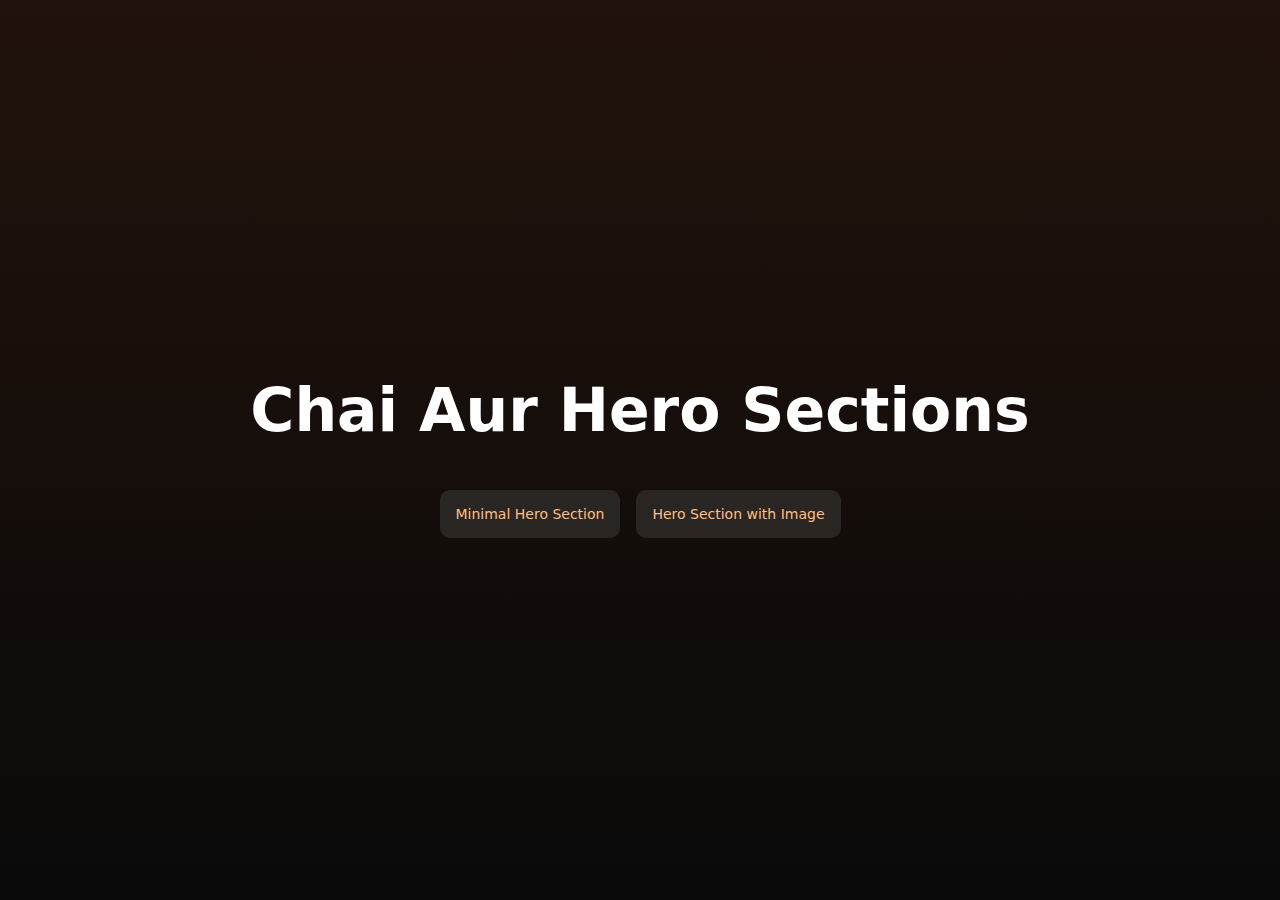
<file: index.html>
<!DOCTYPE html>
<html lang="en">
	<head>
		<meta charset="UTF-8" />
		<meta name="viewport" content="width=device-width, initial-scale=1.0" />
		<title>Hero Section Challenge</title>
		<link rel="stylesheet" href="styles.css" />
	</head>
	<body>
		<main class="main">
			<h1 class="heading">Chai Aur Hero Sections</h1>

			<div class="btns">
				<a href="./challenge-1/index.html">Minimal Hero Section</a>
				<a href="./challenge-2/index.html">Hero Section with Image</a>
			</div>
		</main>
	</body>
</html>
</file>
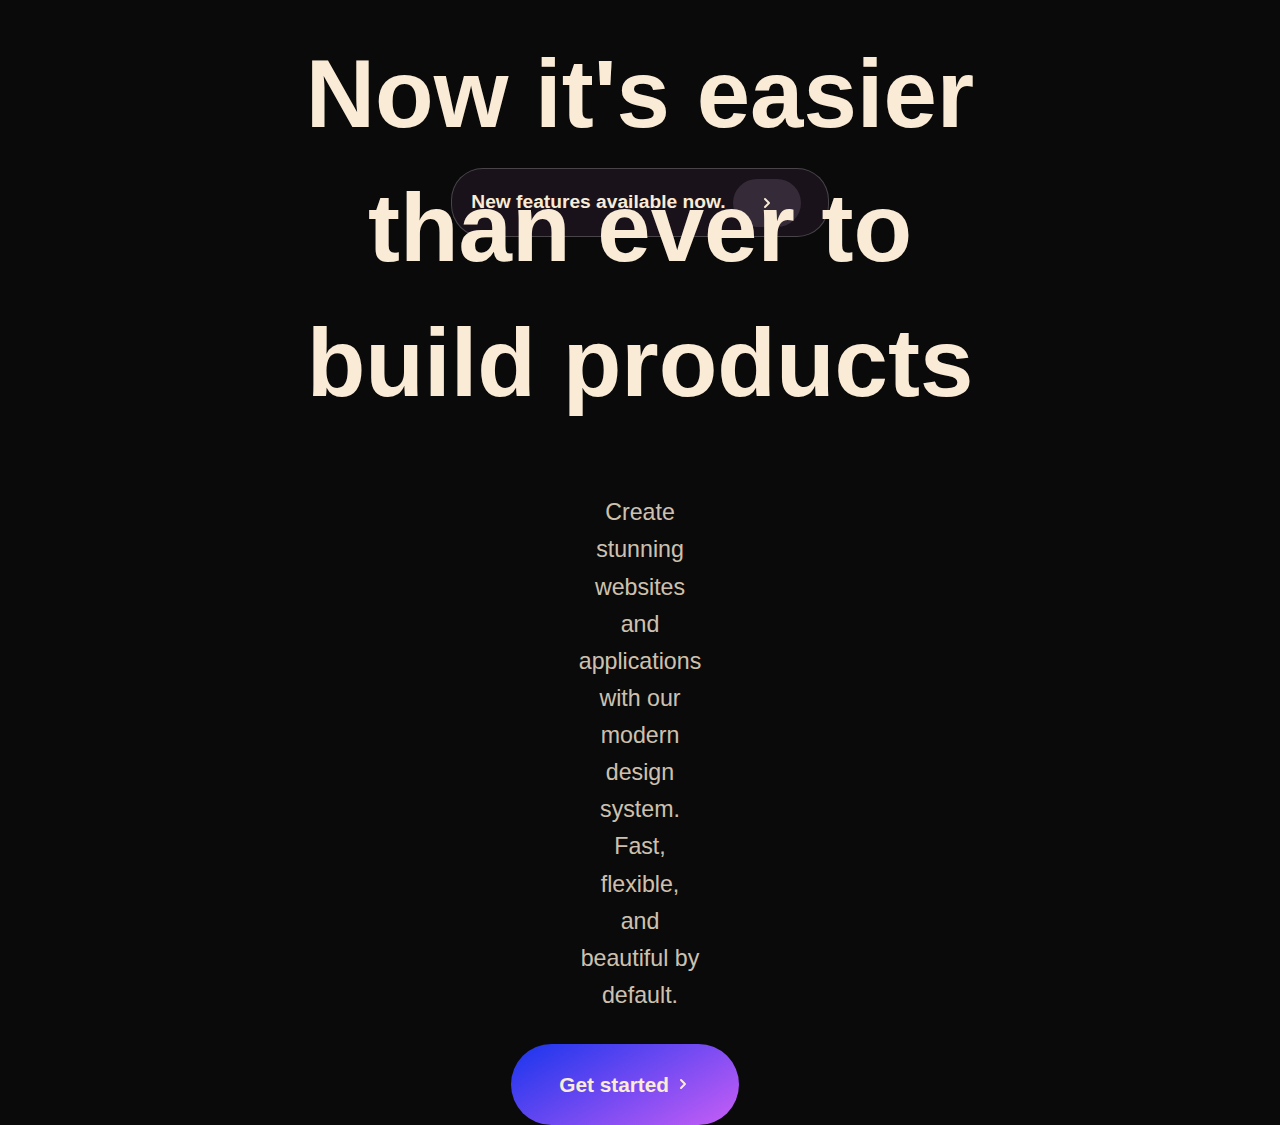
<file: challenge-1/index.html>
<!DOCTYPE html>
<html lang="en">
	<head>
		<meta charset="UTF-8" />
		<meta name="viewport" content="width=device-width, initial-scale=1.0" />
		<title>Minimal Hero Section</title>
		<link rel="stylesheet" href="styles.css" />
	</head>
	<body>
		<section class="hero">
			<div class="announcement">
				<a href="#" class="announcement-link">
					<span class="announcement-text">New features available now.</span>
					<span class="announcement-button">
						<svg
							width="16"
							height="16"
							fill="none"
							stroke="currentColor"
							stroke-width="2"
							stroke-linecap="round"
							stroke-linejoin="round"
						>
							<path d="m6 12 4-4-4-4" />
						</svg>
					</span>
				</a>
			</div>

			<div class="hero-content">
				<h1 class="hero-title">Now it's easier than ever to build products</h1>
				<p class="hero-description">
					Create stunning websites and applications with our modern design
					system. Fast, flexible, and beautiful by default.
				</p>
				<a href="#" class="cta-button">
					Get started
					<svg
						width="16"
						height="16"
						fill="none"
						stroke="currentColor"
						stroke-width="2"
						stroke-linecap="round"
						stroke-linejoin="round"
					>
						<path d="m6 12 4-4-4-4" />
					</svg>
				</a>
			</div>
		</section>
	</body>
</html>
</file>
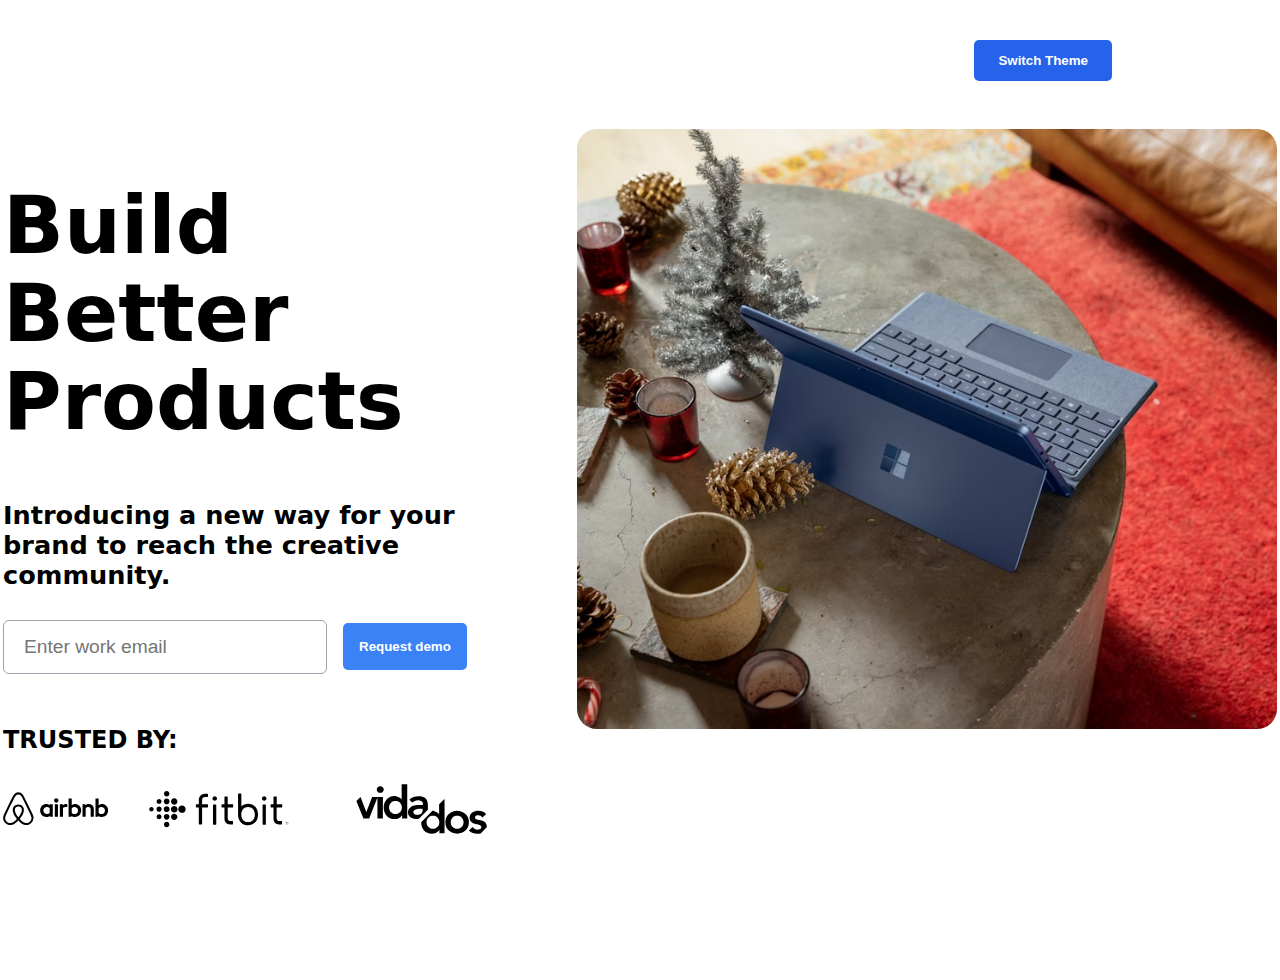
<file: challenge-2/index.html>
<!DOCTYPE html>
<html lang="en">
	<head>
		<meta charset="UTF-8" />
		<meta name="viewport" content="width=device-width, initial-scale=1.0" />
		<title>Classic Hero</title>
		<link rel="stylesheet" href="styles.css" />
	</head>
	<body>
		<div class="button-dark-mode"><button class="dark-mode-toggle" id="darkModeToggle">Switch Theme</button></div>
		

		<div class="hero">
			<div class="hero-grid">
				<div class="content-col">
					<h1>Build Better Products</h1>
					<p>
						Introducing a new way for your brand to reach the creative
						community.
					</p>

					<div class="cta-group">
						<div class="input-wrapper">
							<label for="hero-input" class="sr-only">Search</label>
							<input
								type="text"
								id="hero-input"
								name="hero-input"
								placeholder="Enter work email"
							/>
						</div>
						<button href="#" class="demo-button">Request demo</button>
					</div>

					<!-- Brands -->
					<div class="brands-section">
						<span class="trusted-by">Trusted by:</span>
						<div class="brand-logos">
							<svg
								width="106"
								height="36"
								viewBox="0 0 106 36"
								fill="none"
								xmlns="http://www.w3.org/2000/svg"
							>
								<g clip-path="url(#clip0)">
									<path
										d="M55.4732 9.52669C55.4732 10.6846 54.5258 11.6846 53.3153 11.6846C52.1048 11.6846 51.1574 10.7372 51.1574 9.52669C51.1574 8.31616 52.0521 7.36879 53.3153 7.36879C54.5785 7.47406 55.4732 8.42142 55.4732 9.52669ZM46.6837 13.8425C46.6837 14.053 46.6837 14.3688 46.6837 14.3688C46.6837 14.3688 45.6837 13.053 43.5258 13.053C39.9469 13.053 37.1574 15.7898 37.1574 19.5267C37.1574 23.2635 39.8942 26.0004 43.5258 26.0004C45.7363 26.0004 46.6837 24.6319 46.6837 24.6319V25.2109C46.6837 25.4741 46.8942 25.6846 47.1574 25.6846H49.789V13.3688C49.789 13.3688 47.3679 13.3688 47.1574 13.3688C46.8942 13.3688 46.6837 13.632 46.6837 13.8425ZM46.6837 21.7372C46.21 22.4741 45.21 23.1056 44.0521 23.1056C41.9469 23.1056 40.3679 21.7898 40.3679 19.5793C40.3679 17.3688 41.9995 16.053 44.0521 16.053C45.21 16.053 46.2627 16.6846 46.6837 17.4214V21.7372ZM51.789 13.3688H54.9469V25.6846H51.789V13.3688ZM98.789 13.053C96.6311 13.053 95.6311 14.3688 95.6311 14.3688V7.47406H92.4732V25.7372C92.4732 25.7372 94.8942 25.7372 95.1048 25.7372C95.3679 25.7372 95.5785 25.5267 95.5785 25.2635V24.6846C95.5785 24.6846 96.5785 26.053 98.7364 26.053C102.315 26.053 105.105 23.3162 105.105 19.5793C105.157 15.7898 102.368 13.053 98.789 13.053ZM98.2627 23.053C97.0521 23.053 96.1048 22.4214 95.6311 21.6846V17.2635C96.1048 16.632 97.1574 15.8951 98.2627 15.8951C100.368 15.8951 101.947 17.2109 101.947 19.4214C101.947 21.632 100.368 23.053 98.2627 23.053ZM90.8416 18.4214V25.7898H87.6837V18.7898C87.6837 16.7372 87.0521 15.9477 85.2627 15.9477C84.3153 15.9477 83.3153 16.4214 82.6837 17.1583V25.7372H79.5258V13.3688H81.9995C82.2627 13.3688 82.4732 13.5793 82.4732 13.8425V14.3688C83.3679 13.4214 84.6311 13.053 85.8416 13.053C87.21 13.053 88.3679 13.4214 89.2627 14.2109C90.4206 15.1583 90.8416 16.3162 90.8416 18.4214ZM71.8942 13.053C69.7364 13.053 68.7364 14.3688 68.7364 14.3688V7.47406H65.5785V25.7372C65.5785 25.7372 67.9995 25.7372 68.21 25.7372C68.4732 25.7372 68.6837 25.5267 68.6837 25.2635V24.6846C68.6837 24.6846 69.6837 26.053 71.8416 26.053C75.4206 26.053 78.21 23.3162 78.21 19.5793C78.2627 15.7898 75.4732 13.053 71.8942 13.053ZM71.3679 23.053C70.1574 23.053 69.21 22.4214 68.7364 21.6846V17.2635C69.21 16.632 70.2627 15.8951 71.3679 15.8951C73.4732 15.8951 75.0521 17.2109 75.0521 19.4214C75.0521 21.632 73.4732 23.053 71.3679 23.053ZM62.8416 13.053C63.789 13.053 64.2627 13.2109 64.2627 13.2109V16.1056C64.2627 16.1056 61.6311 15.2109 59.9995 17.1056V25.7372H56.8416V13.3688C56.8416 13.3688 59.2627 13.3688 59.4732 13.3688C59.7364 13.3688 59.9469 13.5793 59.9469 13.8425V14.3688C60.5785 13.6846 61.8942 13.053 62.8416 13.053ZM30.1574 24.6319C29.9995 24.2635 29.8416 23.7898 29.6837 23.4741C29.4206 22.8951 29.1574 22.3162 28.9469 21.7898L28.8942 21.7372C26.6311 16.8425 24.21 11.8425 21.6311 6.89511L21.5258 6.68458C21.2627 6.2109 20.9995 5.68458 20.7363 5.15827C20.4206 4.57932 20.1048 3.94774 19.5785 3.36879C18.5258 2.053 16.9995 1.31616 15.4206 1.31616C13.789 1.31616 12.3153 2.053 11.21 3.26353C10.6837 3.89511 10.3153 4.47406 9.99951 5.10564C9.73635 5.63195 9.47319 6.15827 9.21003 6.63195L9.10477 6.84248C6.57845 11.7372 4.10477 16.7372 1.84161 21.6846L1.78898 21.7372C1.57845 22.2635 1.3153 22.8425 1.05214 23.4214C0.894243 23.7898 0.736348 24.1583 0.578453 24.5793C0.1574 25.7898 -0.000494249 26.9477 0.210032 28.1056C0.578453 30.5793 2.21003 32.632 4.47319 33.5267C5.3153 33.8951 6.21003 34.053 7.10477 34.053C7.36793 34.053 7.68372 34.0004 7.94687 34.0004C9.05214 33.8951 10.1574 33.5267 11.21 32.8951C12.5785 32.1583 13.8416 31.053 15.2627 29.4741C16.6837 31.053 17.9995 32.1056 19.3153 32.8951C20.4206 33.5267 21.5258 33.8951 22.5785 34.0004C22.8416 34.053 23.1574 34.053 23.4206 34.053C24.3153 34.053 25.2627 33.8951 26.0521 33.5267C28.3679 32.632 29.9469 30.5267 30.3153 28.1056C30.6837 26.9477 30.5785 25.8425 30.1574 24.6319ZM15.3679 26.3162C13.5785 24.1056 12.4732 22.0004 12.0521 20.2109C11.8942 19.4741 11.8416 18.7898 11.9469 18.2109C11.9995 17.6846 12.21 17.2109 12.4732 16.8425C13.1048 15.9477 14.1574 15.4214 15.3679 15.4214C16.5785 15.4214 17.6837 15.9477 18.2627 16.8425C18.5258 17.2109 18.7363 17.6846 18.789 18.2109C18.8942 18.7898 18.8416 19.4741 18.6837 20.2109C18.2627 21.9477 17.1048 24.053 15.3679 26.3162ZM28.4206 27.8425C28.21 29.5267 27.0521 31.0004 25.4206 31.6846C24.6311 32.0004 23.789 32.1056 22.9469 32.0004C22.1048 31.8951 21.3153 31.632 20.4732 31.1583C19.3153 30.5267 18.1048 29.4741 16.7363 28.0004C18.8942 25.3688 20.21 22.8951 20.6837 20.7372C20.8942 19.7372 20.9469 18.7898 20.8416 17.9477C20.7363 17.1056 20.4206 16.3688 19.9469 15.7372C18.9469 14.2635 17.21 13.4214 15.3153 13.4214C13.4206 13.4214 11.6837 14.3162 10.6837 15.7372C10.21 16.3688 9.94687 17.1583 9.78898 17.9477C9.68372 18.7898 9.68372 19.7372 9.94687 20.7372C10.4206 22.8951 11.789 25.3688 13.8942 28.0004C12.5258 29.5267 11.3153 30.5267 10.1574 31.1583C9.3153 31.632 8.47319 31.8951 7.68372 32.0004C6.78898 32.1056 5.94687 31.9477 5.21003 31.6846C3.57845 31.053 2.47319 29.5267 2.21003 27.8425C2.10477 27.0004 2.1574 26.2109 2.52582 25.2635C2.63108 24.9477 2.78898 24.632 2.94687 24.2109C3.1574 23.6846 3.42056 23.1056 3.68372 22.5793L3.73635 22.5267C5.99951 17.632 8.42056 12.632 10.9469 7.78985L11.0521 7.57932C11.3153 7.10564 11.5785 6.57932 11.8416 6.053C12.1048 5.52669 12.4206 5.053 12.7363 4.63195C13.4206 3.84248 14.3679 3.42143 15.3679 3.42143C16.3679 3.42143 17.3153 3.84248 17.9995 4.63195C18.3679 5.053 18.6311 5.52669 18.8942 6.053C19.1574 6.52669 19.4206 7.053 19.6837 7.57932L19.789 7.78985C22.2627 12.6846 24.6837 17.6846 26.9469 22.5267V22.5793C27.21 23.1056 27.4206 23.6846 27.6837 24.2109C27.8416 24.5793 27.9995 24.9477 28.1048 25.2635C28.4732 26.1583 28.5785 27.0004 28.4206 27.8425Z"
										fill="currentColor"
										class="fill-gray-800 dark:fill-neutral-200"
									/>
								</g>
								<defs>
									<clipPath id="clip0">
										<rect
											width="105.474"
											height="35"
											fill="currentColor"
											class="fill-gray-800 dark:fill-neutral-200"
											transform="translate(0 0.26355)"
										/>
									</clipPath>
								</defs>
							</svg>

							<svg
								class="brand-logo"
								width="140"
								height="47"
								viewBox="0 0 140 47"
								fill="none"
								xmlns="http://www.w3.org/2000/svg"
							>
								<path
									d="M20.3991 8.15082C20.3991 9.61789 19.1416 10.8754 17.6745 10.8754C16.2075 10.8754 14.95 9.61789 14.95 8.15082C14.95 6.68375 16.2075 5.42627 17.6745 5.42627C19.1416 5.42627 20.3991 6.68375 20.3991 8.15082ZM17.6745 13.1109C16.0678 13.1109 14.8103 14.3684 14.8103 15.9752C14.8103 17.582 16.0678 18.8394 17.6745 18.8394C19.2813 18.8394 20.5388 17.582 20.5388 15.9752C20.5388 14.2985 19.2813 13.1109 17.6745 13.1109ZM17.6745 20.7257C16.0678 20.7257 14.7404 22.053 14.7404 23.6598C14.7404 25.2666 16.0678 26.5939 17.6745 26.5939C19.2813 26.5939 20.6087 25.2666 20.6087 23.6598C20.6785 22.053 19.2813 20.7257 17.6745 20.7257ZM17.6745 28.4802C16.0678 28.4802 14.8103 29.7376 14.8103 31.3444C14.8103 32.9512 16.0678 34.2087 17.6745 34.2087C19.2813 34.2087 20.5388 32.9512 20.5388 31.3444C20.5388 29.8075 19.2813 28.4802 17.6745 28.4802ZM17.6745 36.3744C16.2075 36.3744 14.95 37.6319 14.95 39.0989C14.95 40.566 16.2075 41.8235 17.6745 41.8235C19.1416 41.8235 20.3991 40.566 20.3991 39.0989C20.3991 37.6319 19.2115 36.3744 17.6745 36.3744ZM25.2195 12.7616C23.4729 12.7616 22.0059 14.2287 22.0059 15.9752C22.0059 17.7217 23.4729 19.1887 25.2195 19.1887C26.966 19.1887 28.433 17.7217 28.433 15.9752C28.433 14.2287 26.966 12.7616 25.2195 12.7616ZM25.2195 20.3764C23.4031 20.3764 21.8662 21.8434 21.8662 23.7297C21.8662 25.546 23.3332 27.083 25.2195 27.083C27.0358 27.083 28.5728 25.6159 28.5728 23.7297C28.5728 21.8434 27.0358 20.3764 25.2195 20.3764ZM25.2195 28.1309C23.4729 28.1309 22.0059 29.5979 22.0059 31.3444C22.0059 33.0909 23.4729 34.558 25.2195 34.558C26.966 34.558 28.433 33.0909 28.433 31.3444C28.433 29.5979 26.966 28.1309 25.2195 28.1309ZM32.9739 19.9572C31.0179 19.9572 29.2714 21.564 29.2714 23.6598C29.2714 25.6159 30.8781 27.3624 32.9739 27.3624C35.0698 27.3624 36.6765 25.7556 36.6765 23.6598C36.5368 21.564 34.93 19.9572 32.9739 19.9572ZM10.0598 13.4602C8.73243 13.4602 7.61466 14.578 7.61466 15.9053C7.61466 17.2327 8.73243 18.3504 10.0598 18.3504C11.3871 18.3504 12.5049 17.2327 12.5049 15.9053C12.5049 14.578 11.457 13.4602 10.0598 13.4602ZM10.0598 21.075C8.59271 21.075 7.47494 22.1927 7.47494 23.6598C7.47494 25.1269 8.59271 26.2446 10.0598 26.2446C11.5268 26.2446 12.6446 25.1269 12.6446 23.6598C12.6446 22.1927 11.5268 21.075 10.0598 21.075ZM10.0598 28.8295C8.73243 28.8295 7.61466 29.9472 7.61466 31.2746C7.61466 32.6019 8.73243 33.7197 10.0598 33.7197C11.3871 33.7197 12.5049 32.6019 12.5049 31.2746C12.5049 29.9472 11.457 28.8295 10.0598 28.8295ZM2.445 21.4941C1.18752 21.4941 0.209473 22.4722 0.209473 23.7297C0.209473 24.9871 1.18752 25.9652 2.445 25.9652C3.70249 25.9652 4.68053 24.9871 4.68053 23.7297C4.68053 22.4722 3.70249 21.4941 2.445 21.4941Z"
									fill="currentColor"
									class="fill-gray-800 dark:fill-neutral-200"
								/>
								<path
									d="M64.4812 18.9092C64.2018 18.9092 63.9922 19.1886 63.9922 19.3982V38.7495C63.9922 39.0289 64.2716 39.2385 64.4812 39.2385H66.7866C67.066 39.2385 67.2756 38.9591 67.2756 38.7495V19.3982C67.2756 19.1188 66.9962 18.9092 66.7866 18.9092H64.4812Z"
									fill="currentColor"
									class="fill-gray-800 dark:fill-neutral-200"
								/>
								<path
									d="M65.7389 10.7358C64.4815 10.7358 63.5034 11.7139 63.5034 12.9714C63.5034 14.2289 64.4815 15.2069 65.7389 15.2069C66.9964 15.2069 67.9745 14.2289 67.9745 12.9714C67.9745 11.7139 66.9266 10.7358 65.7389 10.7358Z"
									fill="currentColor"
									class="fill-gray-800 dark:fill-neutral-200"
								/>
								<path
									d="M114.082 18.9092C113.803 18.9092 113.593 19.1886 113.593 19.3982V38.7495C113.593 39.0289 113.873 39.2385 114.082 39.2385H116.388C116.667 39.2385 116.877 38.9591 116.877 38.7495V19.3982C116.877 19.1188 116.597 18.9092 116.388 18.9092H114.082Z"
									fill="currentColor"
									class="fill-gray-800 dark:fill-neutral-200"
								/>
								<path
									d="M115.2 10.7358C113.942 10.7358 112.964 11.7139 112.964 12.9714C112.964 14.2289 113.942 15.2069 115.2 15.2069C116.457 15.2069 117.435 14.2289 117.435 12.9714C117.435 11.7139 116.457 10.7358 115.2 10.7358Z"
									fill="currentColor"
									class="fill-gray-800 dark:fill-neutral-200"
								/>
								<path
									d="M138.603 37.3525C138.743 37.2127 138.743 37.073 138.743 37.0031C138.743 36.8634 138.743 36.8634 138.743 36.8634C138.743 36.8634 138.743 36.7237 138.603 36.7237C138.603 36.7237 138.463 36.584 138.324 36.584C138.184 36.584 138.184 36.584 138.044 36.584H137.416V38.3305H137.695V37.7018H138.044L138.533 38.3305H138.813L138.184 37.562C138.463 37.6319 138.603 37.4922 138.603 37.3525ZM137.765 37.4922V36.8634H138.254C138.394 36.8634 138.533 36.8634 138.603 37.0031C138.743 37.0031 138.743 37.1429 138.743 37.2826C138.743 37.4223 138.743 37.562 138.603 37.562C138.463 37.562 138.324 37.7018 138.254 37.7018H137.765V37.4922Z"
									fill="currentColor"
									class="fill-gray-800 dark:fill-neutral-200"
								/>
								<path
									d="M138.114 35.8853C137.276 35.8853 136.507 36.6537 136.507 37.492C136.507 38.3304 137.276 39.0988 138.114 39.0988C138.952 39.0988 139.721 38.3304 139.721 37.492C139.721 36.5839 139.022 35.8853 138.114 35.8853ZM138.114 38.9591C137.276 38.9591 136.647 38.3304 136.647 37.492C136.647 36.6537 137.276 36.025 138.114 36.025C138.952 36.025 139.581 36.6537 139.581 37.492C139.581 38.3304 138.883 38.9591 138.114 38.9591Z"
									fill="currentColor"
									class="fill-gray-800 dark:fill-neutral-200"
								/>
								<path
									d="M83.6928 22.0531C83.9722 22.0531 84.1818 21.7737 84.1818 21.5641V19.2587C84.1818 18.9793 83.9024 18.7697 83.6928 18.7697H78.7327V11.3645C78.7327 11.0851 78.4533 10.8755 78.2437 10.8755H75.9383C75.6588 10.8755 75.4493 11.1549 75.4493 11.3645V18.7697H73.0042C72.7247 18.7697 72.5151 19.0491 72.5151 19.2587V21.5641C72.5151 21.8436 72.7946 22.0531 73.0042 22.0531H75.4493V33.2308C75.4493 36.6539 77.7547 38.8895 81.108 38.8895H83.5531C83.8325 38.8895 84.0421 38.61 84.0421 38.4004V36.0951C84.0421 35.8156 83.7626 35.606 83.5531 35.606H81.4573C79.8505 35.606 78.7327 34.4883 78.7327 32.7418V21.9833L83.6928 22.0531Z"
									fill="currentColor"
									class="fill-gray-800 dark:fill-neutral-200"
								/>
								<path
									d="M132.735 22.0531C133.014 22.0531 133.224 21.7737 133.224 21.5641V19.2587C133.224 18.9793 132.944 18.7697 132.735 18.7697H127.775V11.3645C127.775 11.0851 127.495 10.8755 127.286 10.8755H124.98C124.701 10.8755 124.491 11.1549 124.491 11.3645V18.7697H122.046C121.767 18.7697 121.557 19.0491 121.557 19.2587V21.5641C121.557 21.8436 121.837 22.0531 122.046 22.0531H124.491V33.2308C124.491 36.6539 126.797 38.8895 130.15 38.8895H132.595C132.874 38.8895 133.084 38.61 133.084 38.4004V36.0951C133.084 35.8156 132.805 35.606 132.595 35.606H130.36C128.753 35.606 127.635 34.4883 127.635 32.7418V21.9833L132.735 22.0531Z"
									fill="currentColor"
									class="fill-gray-800 dark:fill-neutral-200"
								/>
								<path
									d="M49.8106 22.053V38.5401C49.8106 38.8195 50.09 39.0291 50.2996 39.0291H52.605C52.8844 39.0291 53.094 38.7497 53.094 38.5401V22.053H58.5431C58.8226 22.053 59.0321 21.7736 59.0321 21.564V19.2586C59.0321 18.9792 58.7527 18.7696 58.5431 18.7696H53.094V14.4383C53.094 12.6918 54.3515 11.5041 55.8186 11.5041H58.5431C58.8226 11.5041 59.0321 11.2247 59.0321 11.0151V8.70973C59.0321 8.43028 58.7527 8.2207 58.5431 8.2207H55.9583C52.5351 8.2207 49.8106 11.085 49.8106 14.3684V18.7696H47.3655C47.086 18.7696 46.8765 19.049 46.8765 19.2586V21.564C46.8765 21.8435 47.1559 22.053 47.3655 22.053H49.8106Z"
									fill="currentColor"
									class="fill-gray-800 dark:fill-neutral-200"
								/>
								<path
									d="M106.258 21.2148C104.442 19.2587 101.857 18.1409 99.1321 18.1409C96.5473 18.1409 93.9625 19.2587 92.3557 20.8655V8.57008C92.3557 8.29064 92.0763 8.08105 91.8667 8.08105H89.5613C89.2818 8.08105 89.0723 8.3605 89.0723 8.57008V28.8994C89.0723 36.4443 94.1022 39.7278 99.0623 39.7278C103.952 39.7278 109.052 36.3745 109.052 28.8994C109.052 25.8954 108.074 23.1709 106.258 21.2148ZM99.0623 36.584C94.1022 36.584 92.2858 32.6719 92.2858 28.9693C92.2858 24.4284 95.0104 21.4244 99.0623 21.4244C103.114 21.4244 105.839 24.4982 105.839 28.9693C105.769 32.6719 104.022 36.584 99.0623 36.584Z"
									fill="currentColor"
									class="fill-gray-800 dark:fill-neutral-200"
								/>
							</svg>

							<svg
								class="brand-logo"
								width="200"
								height="67"
								viewBox="10 0 200 67"
								fill="none"
								xmlns="http://www.w3.org/2000/svg"
							>
								<path
									d="M44.6108 11.7537C45.9082 11.7537 47.1058 11.3545 48.0041 10.5561C48.9023 9.75767 49.4013 8.65988 49.4013 7.46227C49.4013 6.16487 48.9023 5.16686 48.0041 4.26866C47.1058 3.47026 46.008 3.07104 44.6108 3.07104C43.3134 3.07104 42.2156 3.47026 41.3174 4.36846C40.4192 5.26666 40.02 6.26467 40.02 7.46227C40.02 8.65988 40.4192 9.65787 41.3174 10.5561C42.2156 11.3545 43.3134 11.7537 44.6108 11.7537Z"
									fill="currentColor"
									class="fill-gray-800 dark:fill-neutral-200"
								/>
								<path
									d="M73.3534 0.176758V20.6358H73.1538C72.8544 20.1368 72.3554 19.6378 71.8564 19.1388C71.2576 18.6398 70.559 18.1408 69.7606 17.7416C68.9622 17.3424 68.064 16.9432 66.9662 16.6438C65.8684 16.3444 64.6708 16.2446 63.3734 16.2446C61.2776 16.2446 59.3814 16.6438 57.6847 17.4422C55.9881 18.2406 54.4911 19.3384 53.1937 20.7356C51.9961 22.1328 50.9981 23.7297 50.2995 25.6259C49.6009 27.5221 49.3015 29.5181 49.3015 31.6139C49.3015 33.7097 49.6009 35.8055 50.2995 37.6019C50.8983 39.4981 51.8963 41.0949 53.1937 42.4921C54.4911 43.8893 55.9881 44.9871 57.6847 45.7855C59.4812 46.5839 61.4772 46.9831 63.7726 46.9831C65.8684 46.9831 67.7646 46.5839 69.561 45.7855C71.3574 44.9871 72.7546 43.6897 73.8524 41.8933H73.9522V46.0849H80.8384V0.176758H73.3534ZM73.054 34.8075C72.6548 35.9053 72.056 36.8035 71.3574 37.6019C70.559 38.4003 69.6608 39.0989 68.6628 39.4981C67.565 39.9971 66.3674 40.1967 65.07 40.1967C63.7726 40.1967 62.575 39.9971 61.4772 39.4981C60.3794 38.9991 59.4812 38.4003 58.7826 37.6019C57.9841 36.8035 57.4851 35.9053 57.0859 34.8075C56.6867 33.7097 56.4871 32.7117 56.4871 31.5141C56.4871 30.4163 56.6867 29.3185 57.0859 28.2207C57.4851 27.1229 58.0839 26.2247 58.7826 25.4263C59.581 24.6279 60.4792 23.9293 61.4772 23.5301C62.575 23.031 63.7726 22.8314 65.07 22.8314C66.3674 22.8314 67.565 23.031 68.6628 23.5301C69.7606 24.0291 70.6588 24.6279 71.3574 25.4263C72.1558 26.2247 72.6548 27.1229 73.054 28.2207C73.4532 29.3185 73.6528 30.4163 73.6528 31.5141C73.6528 32.6119 73.4532 33.7097 73.054 34.8075Z"
									fill="currentColor"
									class="fill-gray-800 dark:fill-neutral-200"
								/>
								<path
									d="M130.739 19.9373L123.553 27.1229V40.3963H123.353C122.954 39.8973 122.555 39.3983 121.956 38.8993C121.357 38.4003 120.659 37.9013 119.86 37.5021C119.062 37.1029 118.164 36.7037 117.066 36.4043C116.367 36.2047 115.469 36.1049 114.571 36.0051L99.501 51.2746C99.501 53.3704 99.8004 55.3664 100.499 57.2626C101.098 59.1588 102.096 60.7556 103.393 62.1528C104.691 63.55 106.188 64.6478 107.884 65.3464C109.681 66.1448 111.677 66.544 113.872 66.544C115.968 66.544 117.864 66.1448 119.661 65.3464C121.457 64.548 122.854 63.2506 123.852 61.4542H123.952V65.8454H130.838V19.9373H130.739ZM123.253 54.4682C122.854 55.566 122.255 56.4642 121.557 57.2626C120.858 58.061 119.86 58.7596 118.862 59.1588C117.764 59.6578 116.667 59.8574 115.269 59.8574C113.972 59.8574 112.774 59.6578 111.677 59.1588C110.579 58.6598 109.681 58.061 108.982 57.2626C108.283 56.4642 107.685 55.566 107.285 54.4682C106.886 53.3704 106.687 52.3724 106.687 51.1748C106.687 50.077 106.886 48.9792 107.285 47.8814C107.685 46.7836 108.283 45.8854 108.982 45.087C109.681 44.2886 110.579 43.5899 111.677 43.1907C112.774 42.6917 113.872 42.4921 115.269 42.4921C116.567 42.4921 117.764 42.6917 118.862 43.1907C119.96 43.6897 120.858 44.2886 121.557 45.087C122.255 45.8854 122.854 46.7836 123.253 47.8814C123.653 48.9792 123.852 50.077 123.852 51.1748C123.852 52.3724 123.653 53.4702 123.253 54.4682Z"
									fill="currentColor"
									class="fill-gray-800 dark:fill-neutral-200"
								/>
								<path
									d="M162.275 44.9872C161.477 43.091 160.279 41.4941 158.882 40.1967C157.485 38.8993 155.788 37.8015 153.892 37.1029C151.996 36.4043 149.9 36.0051 147.704 36.0051C145.509 36.0051 143.513 36.4043 141.517 37.1029C139.621 37.8015 137.924 38.8993 136.527 40.1967C135.13 41.4941 134.032 43.091 133.134 44.9872C132.335 46.8834 131.936 48.9792 131.936 51.2746C131.936 53.57 132.335 55.6658 133.134 57.562C133.932 59.4582 135.13 61.055 136.527 62.3524C137.924 63.6498 139.621 64.7476 141.517 65.4462C143.413 66.1448 145.509 66.544 147.704 66.544C149.9 66.544 151.896 66.1448 153.892 65.4462C155.788 64.7476 157.485 63.6498 158.882 62.3524C160.279 61.055 161.377 59.4582 162.275 57.562C163.074 55.6658 163.473 53.57 163.473 51.2746C163.573 48.9792 163.174 46.8834 162.275 44.9872ZM155.689 54.4682C155.289 55.566 154.691 56.4642 153.992 57.2626C153.293 58.061 152.395 58.7596 151.297 59.1588C150.2 59.6578 149.102 59.8574 147.704 59.8574C146.407 59.8574 145.209 59.6578 144.112 59.1588C143.014 58.6598 142.116 58.061 141.417 57.2626C140.718 56.4642 140.12 55.566 139.72 54.4682C139.321 53.3704 139.122 52.3724 139.122 51.1748C139.122 50.077 139.321 48.9792 139.72 47.8814C140.12 46.7836 140.619 45.8854 141.417 45.087C142.116 44.2886 143.014 43.59 144.112 43.1908C145.209 42.6918 146.307 42.4922 147.704 42.4922C149.002 42.4922 150.2 42.6918 151.297 43.1908C152.395 43.6898 153.293 44.2886 153.992 45.087C154.691 45.8854 155.289 46.7836 155.689 47.8814C156.088 48.9792 156.287 50.077 156.287 51.1748C156.287 52.3724 156.088 53.4702 155.689 54.4682Z"
									fill="currentColor"
									class="fill-gray-800 dark:fill-neutral-200"
								/>
								<path
									d="M186.128 52.6718C185.329 51.574 184.431 50.6758 183.234 50.077C182.036 49.4782 180.838 48.9792 179.441 48.6798C178.144 48.3804 176.946 48.081 175.649 47.7816C174.451 47.4822 173.553 47.1828 172.755 46.7836C171.956 46.3844 171.557 45.6858 171.557 44.8874C171.557 43.7896 172.056 42.9912 172.954 42.4922C173.852 41.9932 174.85 41.7936 175.848 41.7936C178.244 41.7936 180.14 42.7916 181.537 44.7876L186.427 40.3963C185.23 38.7995 183.733 37.6019 181.836 37.0031C179.94 36.3045 178.044 36.0051 176.048 36.0051C174.551 36.0051 173.154 36.2047 171.757 36.5041C170.359 36.9033 169.062 37.4023 167.964 38.2007C166.866 38.9991 165.968 39.9971 165.369 41.0949C164.671 42.2926 164.371 43.6898 164.371 45.2866C164.371 47.1828 164.771 48.58 165.569 49.6778C166.367 50.7756 167.266 51.574 168.463 52.1728C169.661 52.7716 170.858 53.1708 172.256 53.4702C173.653 53.7696 174.85 53.9692 176.048 54.3684C177.246 54.6678 178.144 55.067 178.942 55.566C179.741 56.065 180.14 56.7636 180.14 57.7616C180.14 58.3604 179.94 58.8594 179.641 59.2586C179.341 59.6578 178.942 60.057 178.443 60.3564C177.944 60.6558 177.445 60.8554 176.846 60.9552C176.248 61.055 175.749 61.1548 175.25 61.1548C173.753 61.1548 172.455 60.8554 171.357 60.1568C170.26 59.4582 169.262 58.6598 168.363 57.562L163.473 62.1528C164.97 63.8494 166.667 65.047 168.563 65.6458C170.459 66.2446 172.555 66.6438 174.85 66.6438C176.248 66.6438 177.645 66.544 179.142 66.2446L187.425 57.9612C187.425 57.7616 187.425 57.562 187.425 57.3624C187.325 55.2666 186.926 53.7696 186.128 52.6718Z"
									fill="currentColor"
									class="fill-gray-800 dark:fill-neutral-200"
								/>
								<path
									d="M33.8322 17.3425L26.0478 37.5022H25.948L18.2634 17.3425L12.6746 22.9313L22.1556 46.085H29.8402L40.9181 18.1409V46.085H48.2035V17.3425H33.8322Z"
									fill="currentColor"
									class="fill-gray-800 dark:fill-neutral-200"
								/>
								<path
									d="M108.483 34.4084V29.4183C108.483 28.7197 108.483 27.9213 108.383 27.0231C108.383 26.1249 108.184 25.1269 107.984 24.2287C107.785 23.2307 107.385 22.3325 106.886 21.3345C106.387 20.4363 105.689 19.5381 104.691 18.8395C103.793 18.1409 102.595 17.5421 101.198 17.0431C99.8005 16.5441 98.0041 16.3445 96.0081 16.3445C93.7127 16.3445 91.5171 16.7437 89.3215 17.4423C87.1258 18.1409 85.2296 19.3385 83.6328 21.0351L87.4252 24.8275C88.4233 23.9293 89.5211 23.1309 90.9183 22.6319C92.2157 22.1329 93.7127 21.8335 95.2097 21.8335C97.1059 21.8335 98.7027 22.3325 100 23.2307C101.298 24.1289 101.896 25.5261 101.896 27.3225V28.1209H100.1C98.9023 28.1209 97.6049 28.1209 96.2077 28.2207C94.8105 28.3205 93.5131 28.4203 92.1159 28.6199C90.7187 28.8195 89.4213 29.2187 88.2237 29.6179C86.9262 30.0171 85.8284 30.6159 84.9302 31.4143C83.9322 32.1129 83.2336 33.1109 82.6348 34.2087C82.036 35.3066 81.8364 36.7038 81.8364 38.2008C81.8364 39.6978 82.1358 40.8954 82.7346 41.9932C83.3334 43.091 84.1318 43.9892 85.1298 44.6878C86.1278 45.3864 87.2256 45.9852 88.523 46.2846C89.8205 46.6838 91.1179 46.7836 92.4153 46.7836C94.0121 46.7836 95.4093 46.584 96.8065 46.085L108.483 34.4084ZM101.497 34.7078C101.497 36.8036 100.898 38.4004 99.7007 39.598C98.5031 40.7956 96.7067 41.3944 94.1119 41.3944C93.5131 41.3944 92.9143 41.2946 92.3155 41.1948C91.7167 41.095 91.1179 40.7956 90.7187 40.4962C90.2197 40.1968 89.8205 39.7976 89.5211 39.2986C89.2217 38.7996 89.0221 38.3006 89.0221 37.602C89.0221 36.5042 89.4213 35.7058 90.2197 35.107C91.0181 34.5082 91.9163 34.109 93.0141 33.8096C94.1119 33.5101 95.3095 33.3105 96.5071 33.2107C97.8045 33.1109 98.9023 33.1109 99.9003 33.1109H101.397V34.7078H101.497Z"
									fill="currentColor"
									class="fill-gray-800 dark:fill-neutral-200"
								/>
							</svg>
						</div>
					</div>
				</div>

				<div class="image-col">
					<img
						class="hero-image"
						src="assets/hero.avif"
						alt="Hero Image"
					/>
				</div>
			</div>
		</div>

		<script type="text/javascript" src="script.js"></script>
	</body>
</html>
</file>
<file: styles.css>
* {
	margin: 0;
	padding: 0;
	box-sizing: border-box;
}

body {
	font-family: system-ui, -apple-system, BlinkMacSystemFont, 'Segoe UI', Roboto,
		Oxygen, Ubuntu, Cantarell, sans-serif;
	line-height: 1.6;
	color: white;
	background-color: #0a0a0a;
}

.main {
	background: linear-gradient(180deg,
			rgba(236, 89, 21, 0.1) 0%,
			transparent 100%);
	min-height: 100vh;
	padding: 2rem;
	display: flex;
	flex-direction: column;
	justify-content: center;
	align-items: center;
	gap: 2rem;
}

.heading {
	font-weight: 600;
	font-size: 60px;
}

.btns {
	display: flex;
	gap: 1rem;
}

.btns a {
	text-decoration: none;
	color: #ffbf86;
	background: rgba(231, 255, 253, 0.1);
	padding: 0.8rem 1rem;
	border-radius: 10px;
	font-size: 14px;
}
</file>
<file: challenge-1/styles.css>
* {
  margin: 0;
  padding: 0;
  box-sizing: border-box;
}

body {
  font-family: -apple-system, BlinkMacSystemFont, 'Segoe UI', Roboto, Oxygen,
    Ubuntu, Cantarell, sans-serif;
  line-height: 1.6;
  color: white;
  background-color: #0a0a0a;
}

.hero {
  height: 100vh;
}

.announcement {
  display: flex;
  justify-content: center;
  margin-top: 10rem;
}

.announcement-link {
  border: 0.5px solid rgba(138, 138, 138, 0.418);
  background-color: rgba(207, 117, 217, 0.079);
  border-radius: 2rem;
  display: inline-flex;
  justify-content: center;
  align-items: center;
  padding: 0.6rem 1.2rem;
  margin: 0.5rem;
  text-decoration: none;
}

.announcement-link:hover {
  background-color: rgba(251, 251, 251, 0.308);
  box-shadow: 20px 0 100px #24f6e8, -20px 0 100px rgb(38, 254, 110);
}

.announcement-text {
  color: antiquewhite;
  font-size: 1.2rem;
  font-weight: 600;

}

.announcement-button {
  text-decoration: none;
  color: antiquewhite;
  font-weight: 600;
  background-color: rgba(228, 192, 232, 0.142);
  border-radius: 2rem;
  display: flex;
  margin: 0 0.5rem;
  padding: 1rem 1.6rem;
}

.hero-content {
  height: 70vh;
  display: flex;
  flex-direction: column;
  align-items: center;
  justify-content: center;
}

.hero-title {
  font-size: 6rem;
  font-weight: 600;
  text-align: center;
  padding: 0 15rem;
  margin-top: 2rem;
  color: antiquewhite;
  line-height: 1.4;
}

.hero-description {
  color: rgba(250, 235, 215, 0.834);
  font-size: 1.45rem;
  margin-top: 4rem;
  padding: 0 610px;
  text-align: center;
}

.cta-button {
  background-image: linear-gradient(150deg, rgb(24, 53, 237), rgb(200, 94, 246));
  text-decoration: none;
  color: antiquewhite;
  margin-top: 30px;
  margin-right: 30px;
  padding: 1.5rem 3rem;
  border-radius: 3rem;
  text-align: center;
  font-size: 1.3rem;
  font-weight: 600;
}

.cta-button:hover {
  box-shadow: 30px 0 100px #008cff, -30px 0 100px rgb(244, 30, 244);
}

@media (max-width: 640px) {
  .hero {
    padding: 1rem;
  }

  .announcement-link {
    font-size: 0.75rem;
  }

  .hero-content {
    padding: 0 1rem;
  }
}
</file>
<file: challenge-2/styles.css>
:root {
  --primary-blue: #3b82f6;
  --primary-blue-dark: #2563eb;
  --gray-800: #1f2937;
  --neutral-400: #9ca3af;
  --neutral-900: #111827;

  /* Dark mode variables */
  --bg-dark: #111827;
  --text-dark: #ffffff;
  --border-dark: #374151;
}

body {
  padding: 2rem 10rem;
  height: 100vh;
}

.button-dark-mode {
  display: flex;
  justify-content: flex-end;
  margin-bottom: 3rem;
}

.hero {
  font-family: system-ui, -apple-system, BlinkMacSystemFont, 'Segoe UI', Roboto, Oxygen, Ubuntu, Cantarell, 'Open Sans', 'Helvetica Neue', sans-serif;
}

.hero-grid {
  display: flex;
  justify-content: center;

}

.content-col h1 {
  display: flex;
  justify-content: flex-start;
  font-size: 5rem;
  line-height: 1.1;

}

.content-col p {
  font-size: 1.6rem;
  font-weight: 600;
}

.cta-group {
  display: flex;
  justify-content: flex-start;
  align-items: center;
}

.sr-only {
  display: none;
}

.input-wrapper {}

input[type='text'] {
  width: 300px;
  height: 50px;
  border: 1px solid var(--neutral-400);
  border-radius: 6px;
  padding-left: 20px;
  color: var(--border-dark);
  font-size: 1.2rem;
  font-weight:var(--neutral-400);
}

.demo-button {
  margin: 0.5rem 1rem;
  padding: 1rem 1rem;
  border: none;
  border-radius: 5px;
  background-color: var(--primary-blue);
  color:var(--text-dark);
  font-weight: 600;
}

.demo-button:hover {
  cursor: pointer;
}

.brands-section {
  display: flex;
  flex-direction: column;
  margin-top: 3rem;
}

.trusted-by {
  font-size: 1.5rem;
  text-transform: uppercase;
  margin-bottom: 30px;
  font-weight: 600;
}

.brand-logos {
  display: flex;
  justify-content: flex-start;
  gap: 40px;
  align-items: center;
}

.brand-logo {
  display: flex;
  align-items: center;
  height: 50px;
  justify-content: flex-start;
}

.image-col {
  display: flex;
}

.hero-image {
  width: 700px;
  height: 600px;
  object-fit: cover;
  border-radius: 20px;
}

@media (min-width: 640px) {
  .hero {}

  .content-col h1 {}

  .cta-group {}

  .demo-button {}

  .input-wrapper {}

  input[type='text'] {}
}

@media (min-width: 768px) {
  .content-col h1 {}
}

@media (min-width: 1024px) {
  .hero {}

  .hero-grid {}

  .content-col h1 {}

  .cta-group {}

  .brands-section {}

  .image-col {}
}

@media (min-width: 1280px) {
  .hero-grid {
    gap: 3rem;
  }
}

.dark-mode-toggle {
  padding: 0.8rem 1.5rem;
  border: none;
  border-radius: 5px;
  background-color: var(--primary-blue);
  color:var(--text-dark);
  font-weight: 600;
  cursor: pointer;
}

.dark-mode-toggle:hover {}

body.dark {
  color: var(--text-dark);
  background-color: var(--bg-dark);
}

.dark-mode-toggle {
  background-color: var(--primary-blue-dark);
}

.dark-mode-toggle:hover {
  background-color: var(--primary-blue-dark);
  box-shadow: 30px 0 100px #5caaea, -30px 0 100px rgb(250, 81, 216);
}

input[type='text'].dark {
  color: var(--text-dark);
}

input[type='text']::placeholder {}
</file>
